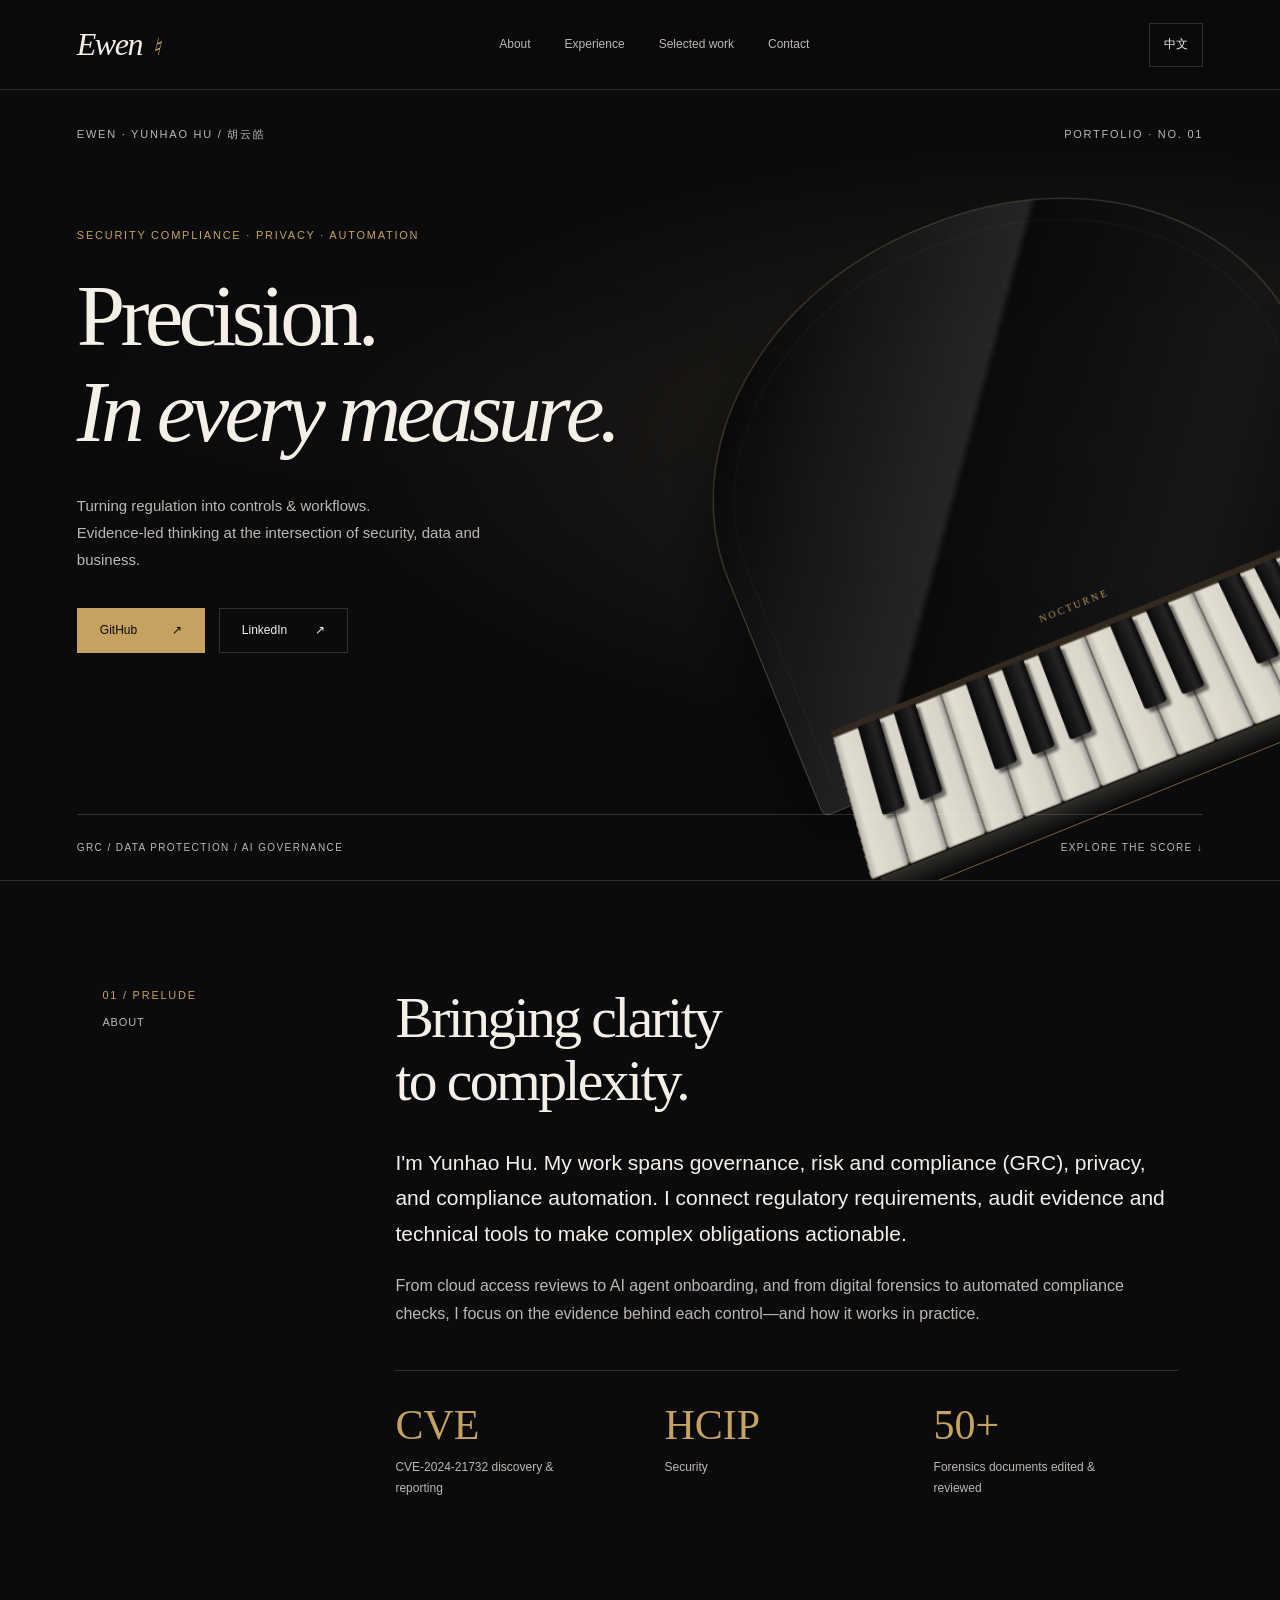
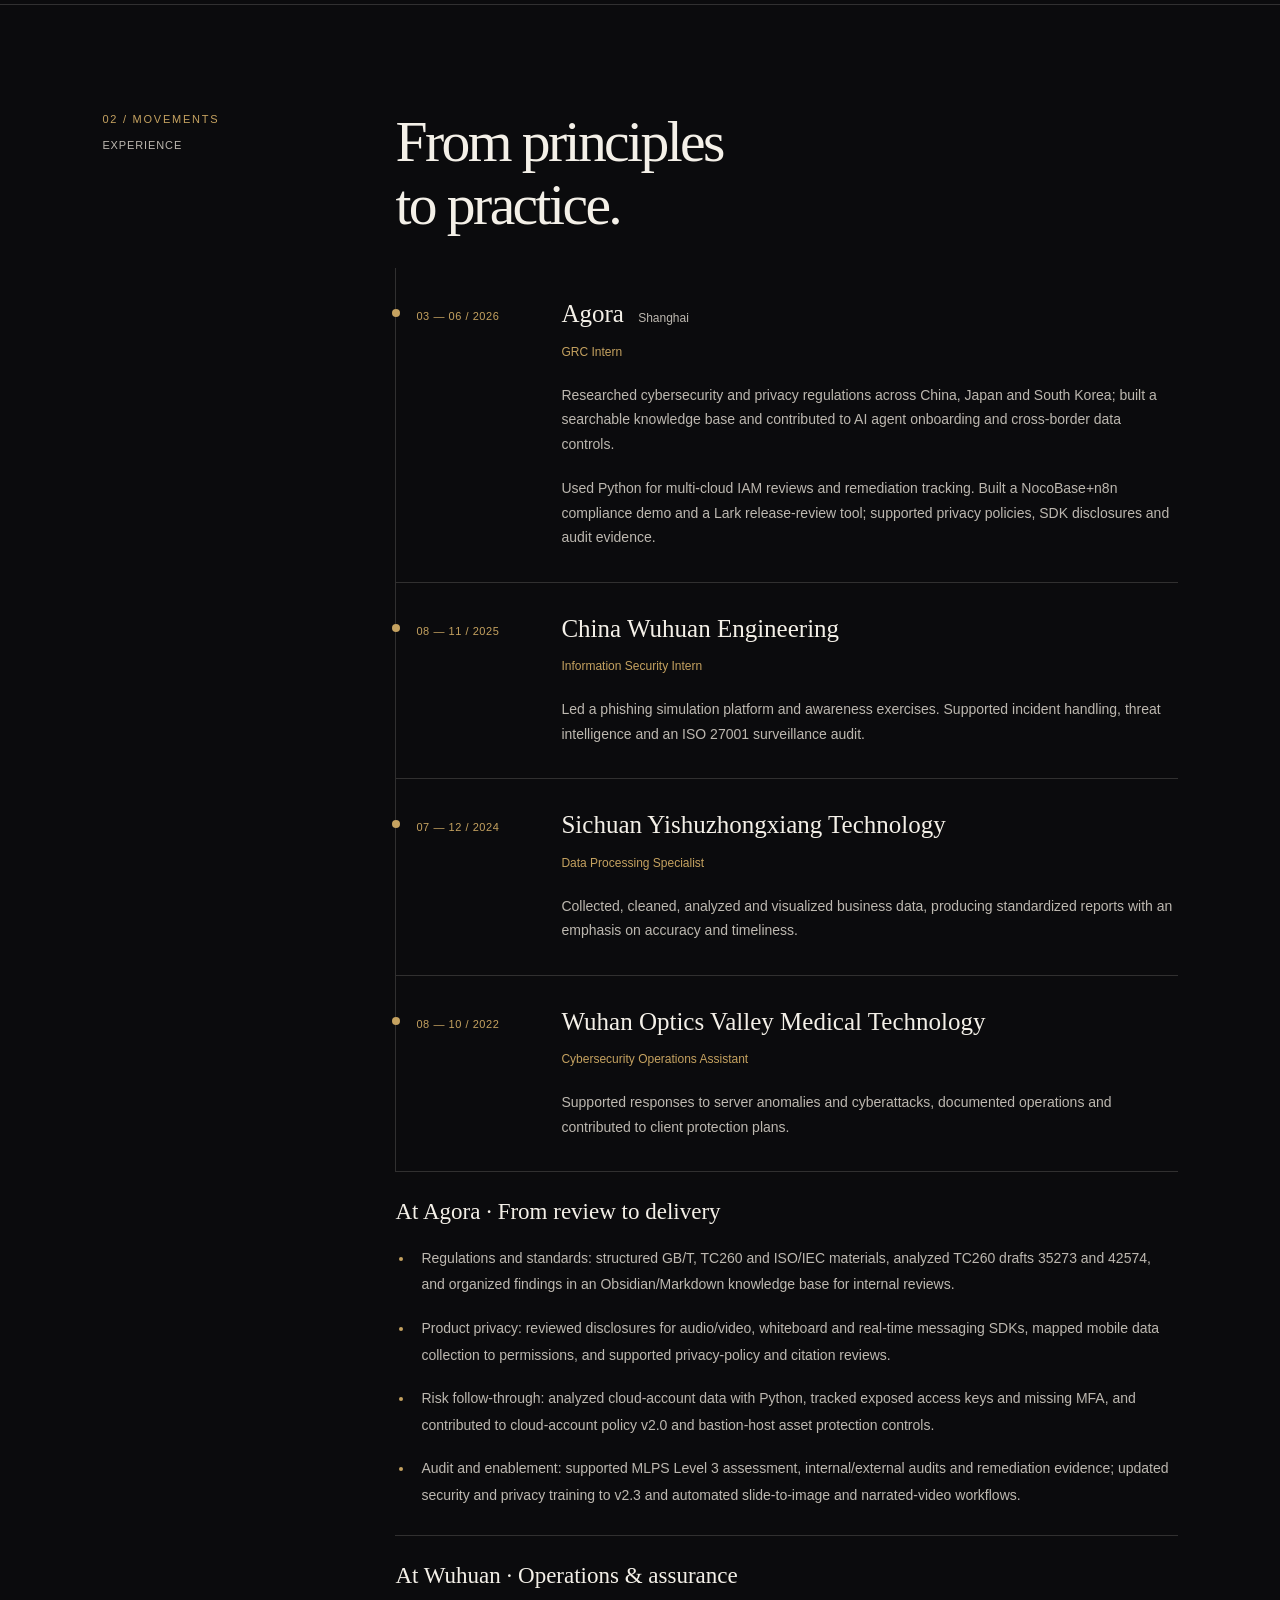
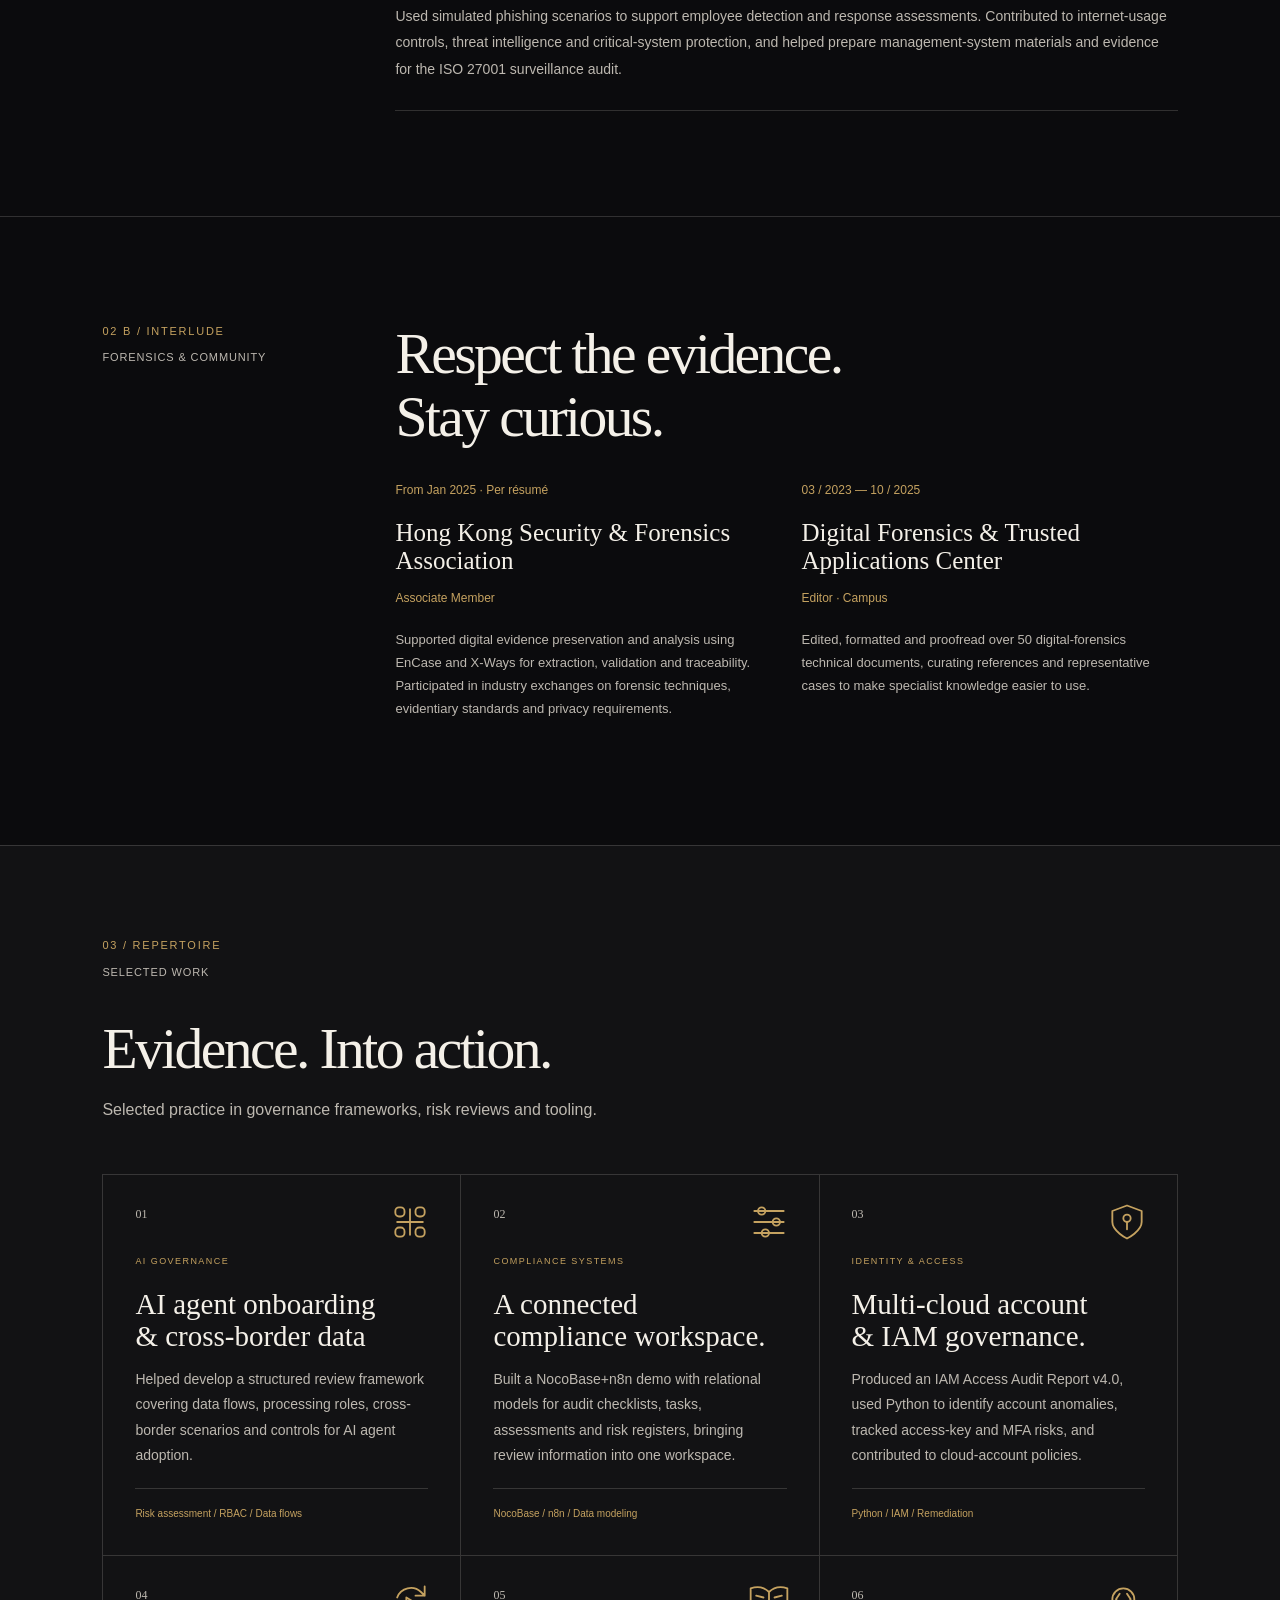
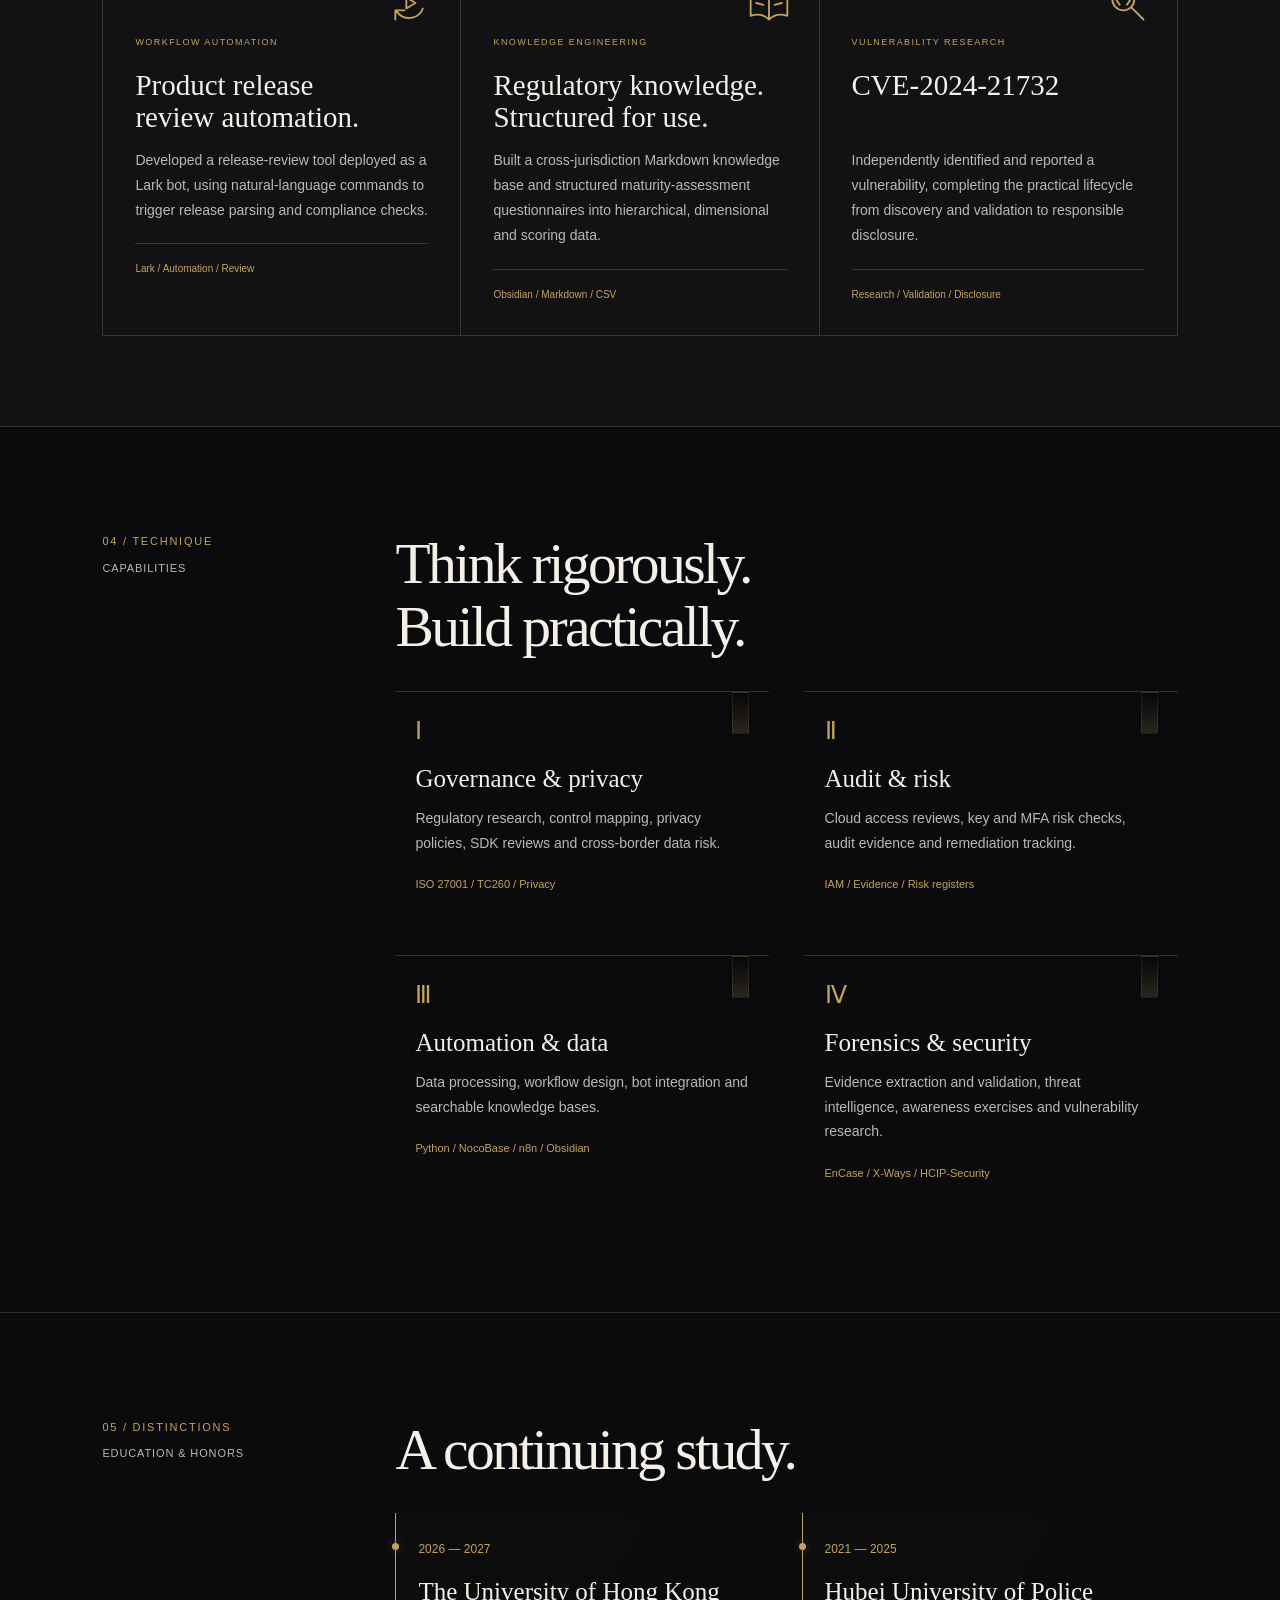
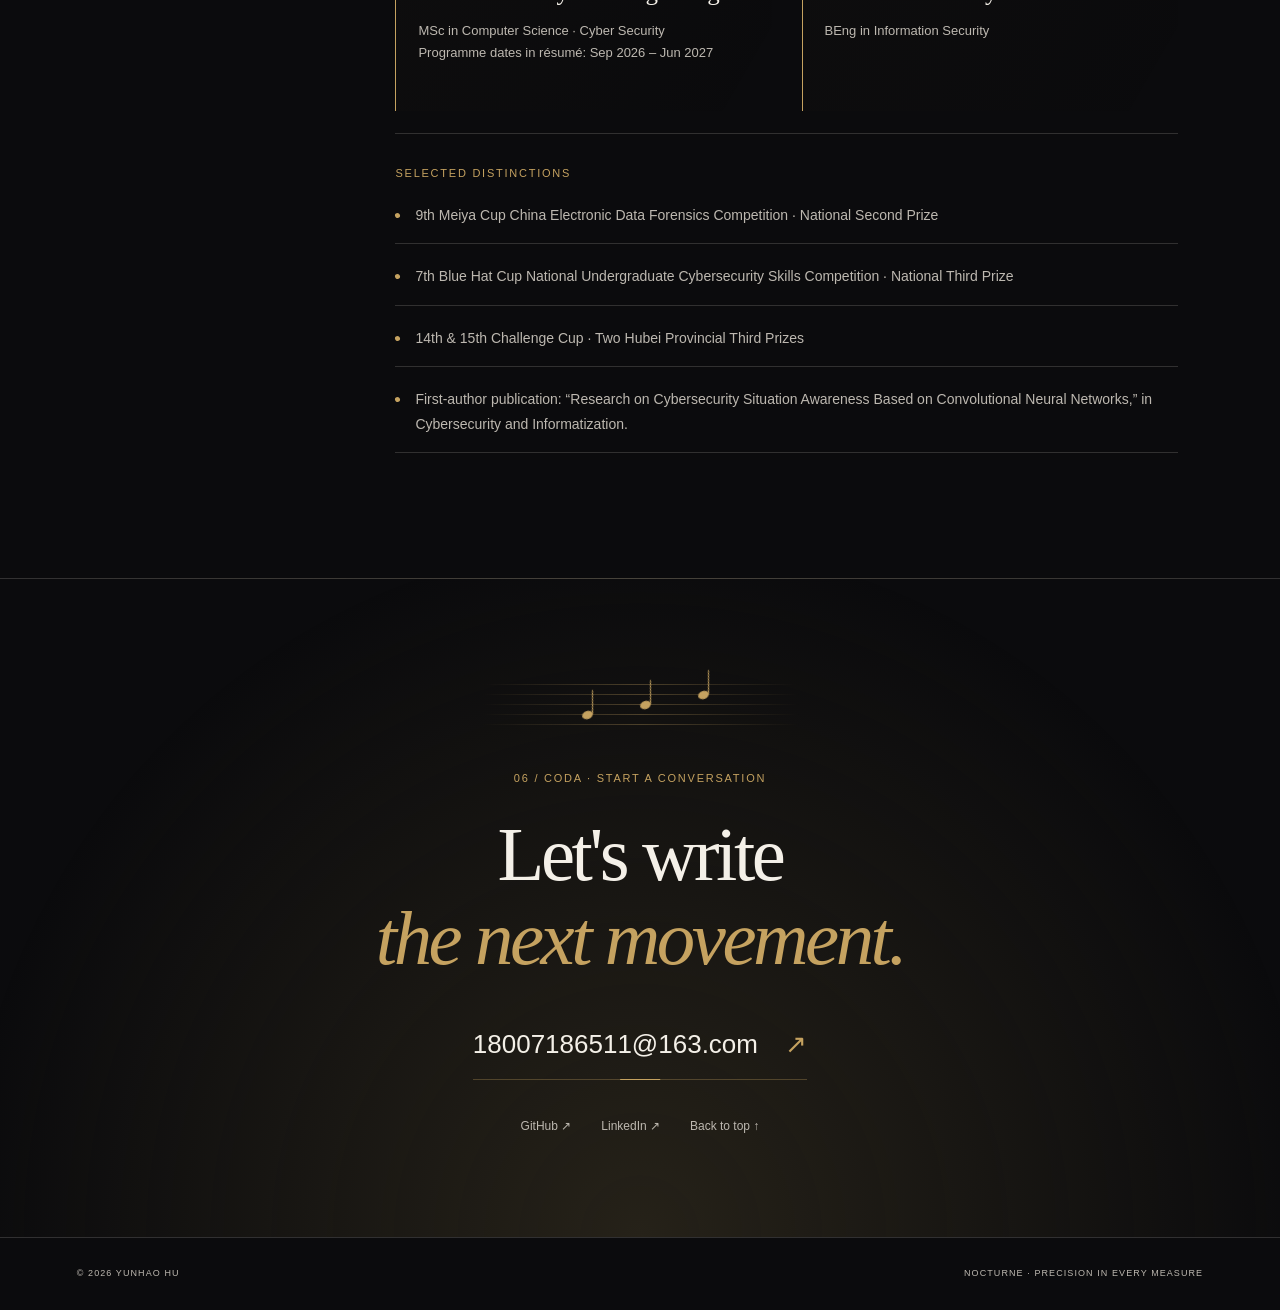
<file: index.html>
<!doctype html>
<html lang="en">
<head>
  <meta charset="utf-8"><meta name="viewport" content="width=device-width, initial-scale=1">
  <title>Yunhao Hu · GRC, Privacy & Security</title>
  <meta name="description" content="Yunhao Hu — security compliance, privacy, AI governance and automation. Selected experience, projects and achievements.">
  <meta name="theme-color" content="#0b0b0d"><link rel="canonical" href="https://ghostfox-cs.github.io/">
  <link rel="stylesheet" href="styles.css"><script src="script.js" defer></script>
</head>
<body>
<a class="skip-link" href="#main-content">Skip to content</a>
<header class="site-header"><a class="signature" href="#home" aria-label="Ewen — Yunhao Hu home">Ewen<span aria-hidden="true">♮</span></a><nav id="site-nav" aria-label="Main navigation"><a href="#about" data-zh="关于">About</a><a href="#experience" data-zh="经历">Experience</a><a href="#projects" data-zh="项目">Selected work</a><a href="#contact" data-zh="联系">Contact</a></nav><div class="header-actions"><button id="language-toggle" aria-label="Switch to Chinese" aria-pressed="false" hidden>中文</button><button id="menu-toggle" aria-controls="site-nav" aria-expanded="false" hidden data-zh="菜单">Menu</button></div></header>
<main id="main-content">
<section id="home" class="hero">
  <div class="hero-top"><span class="eyebrow">EWEN · YUNHAO HU / 胡云皓</span><span class="edition">PORTFOLIO · NO. 01</span></div>
  <div class="hero-copy"><p class="eyebrow gold" data-zh="安全合规 · 隐私保护 · 自动化">SECURITY COMPLIANCE · PRIVACY · AUTOMATION</p><h1 data-i18n="hero.title"><span data-zh="以严谨，">Precision.</span><br><em data-zh="构筑信任。">In every measure.</em></h1><p class="hero-description" data-zh="将合规要求转化为可执行的控制与流程。以证据为基础，在安全、数据与业务之间建立秩序。">Turning regulation into controls &amp; workflows.<br>Evidence-led thinking at the intersection of security, data and business.</p><div class="actions"><a class="button primary" href="https://github.com/ghostfox-cs" target="_blank" rel="noopener noreferrer">GitHub <span>↗</span></a><a class="button" href="https://www.linkedin.com/in/%E4%BA%91%E7%9A%93-%E8%83%A1-0341b6431/" target="_blank" rel="noopener noreferrer">LinkedIn <span>↗</span></a></div></div>
  <div class="piano" aria-hidden="true"><div class="piano-lid"></div><div class="piano-brand">N O C T U R N E</div><div class="piano-keys"><i><span class="white-key-face"></span></i><i><span class="white-key-face"></span></i><i><span class="white-key-face"></span></i><i><span class="white-key-face"></span></i><i><span class="white-key-face"></span></i><i><span class="white-key-face"></span></i><i><span class="white-key-face"></span></i><i><span class="white-key-face"></span></i><i><span class="white-key-face"></span></i><i><span class="white-key-face"></span></i><i><span class="white-key-face"></span></i><i><span class="white-key-face"></span></i><i><span class="white-key-face"></span></i><i><span class="white-key-face"></span></i></div><div class="piano-front"></div></div>
  <div class="hero-bottom"><span>GRC / DATA PROTECTION / AI GOVERNANCE</span><a href="#about" data-zh="探索我的经历 ↓">EXPLORE THE SCORE ↓</a></div>
</section>
<section id="about" class="section about"><div class="section-label"><span>01 / PRELUDE</span><span data-zh="关于我">ABOUT</span></div><div><h2 data-zh="让复杂要求，落到实处。">Bringing clarity<br>to complexity.</h2><p class="lead" data-zh="我是胡云皓，关注安全治理、风险与合规（GRC）、隐私保护及合规自动化。我擅长将法规、审计证据与技术工具连接起来，把抽象要求转化为可执行的工作流程。">I'm Yunhao Hu. My work spans governance, risk and compliance (GRC), privacy, and compliance automation. I connect regulatory requirements, audit evidence and technical tools to make complex obligations actionable.</p><p data-zh="从云账号权限审计到 AI Agent 准入，从数字取证到自动化审查，我关注每项控制背后的依据，以及它在实际业务中的可执行性。">From cloud access reviews to AI agent onboarding, and from digital forensics to automated compliance checks, I focus on the evidence behind each control—and how it works in practice.</p><div class="proof-row"><div><strong>CVE</strong><span data-zh="CVE-2024-21732 发现与报告">CVE-2024-21732 discovery &amp; reporting</span></div><div><strong>HCIP</strong><span>Security</span></div><div><strong>50+</strong><span data-zh="取证技术材料编辑与校对">Forensics documents edited &amp; reviewed</span></div></div></div></section>
<section id="experience" class="section"><div class="section-label"><span>02 / MOVEMENTS</span><span data-zh="职业经历">EXPERIENCE</span></div><div><h2 data-zh="从规范，到实践。">From principles<br>to practice.</h2><div class="timeline">
<article><div class="period">03 — 06 / 2026</div><div><h3>Agora <small data-zh="声网">Shanghai</small></h3><p class="role" data-zh="安全合规实习生 · GRC">GRC Intern</p><p data-zh="研究中国、日本和韩国的网络安全与隐私法规，构建可检索知识库；参与 AI Agent 准入与数据出境风险控制框架建设。">Researched cybersecurity and privacy regulations across China, Japan and South Korea; built a searchable knowledge base and contributed to AI agent onboarding and cross-border data controls.</p><p data-zh="使用 Python 支持多云 IAM 审计与风险整改跟踪；搭建 NocoBase+n8n 合规系统 Demo，开发飞书产品发布审查工具，并支持隐私政策、SDK 披露及审计材料准备。">Used Python for multi-cloud IAM reviews and remediation tracking. Built a NocoBase+n8n compliance demo and a Lark release-review tool; supported privacy policies, SDK disclosures and audit evidence.</p></div></article>
<article><div class="period">08 — 11 / 2025</div><div><h3 data-zh="中国五环工程有限公司">China Wuhuan Engineering</h3><p class="role" data-zh="信息安全实习生">Information Security Intern</p><p data-zh="牵头钓鱼邮件测试平台建设，参与安全意识演练、安全事件处置与威胁情报分析，支持 ISO 27001 监督审核与证据准备。">Led a phishing simulation platform and awareness exercises. Supported incident handling, threat intelligence and an ISO 27001 surveillance audit.</p></div></article>
<article><div class="period">07 — 12 / 2024</div><div><h3 data-zh="四川易数众享科技有限公司">Sichuan Yishuzhongxiang Technology</h3><p class="role" data-zh="数据信息处理专员">Data Processing Specialist</p><p data-zh="开展业务数据收集、清洗、分析和可视化，编制标准化报表，关注数据准确性与时效性。">Collected, cleaned, analyzed and visualized business data, producing standardized reports with an emphasis on accuracy and timeliness.</p></div></article>
<article><div class="period">08 — 10 / 2022</div><div><h3 data-zh="武汉光谷医疗科技有限公司">Wuhan Optics Valley Medical Technology</h3><p class="role" data-zh="网络安全运维工程师助理">Cybersecurity Operations Assistant</p><p data-zh="协助处理服务器异常和网络攻击事件，梳理运维流程，参与客户安全防护方案制定。">Supported responses to server anomalies and cyberattacks, documented operations and contributed to client protection plans.</p></div></article>
</div><div class="experience-detail"><h3 data-zh="声网实践 · 从审查到交付">At Agora · From review to delivery</h3><ul><li data-zh="法规与标准：梳理 GB/T、TC260、ISO/IEC 材料，分析 TC260 35273、42574 标准草案，将研究结果组织为 Obsidian/Markdown 知识库，为内部合规评审提供依据。">Regulations and standards: structured GB/T, TC260 and ISO/IEC materials, analyzed TC260 drafts 35273 and 42574, and organized findings in an Obsidian/Markdown knowledge base for internal reviews.</li><li data-zh="产品隐私：审查音视频、互动白板及实时消息等 SDK 披露，整理移动端个人信息收集与权限映射，支持隐私政策及引用条款核查。">Product privacy: reviewed disclosures for audio/video, whiteboard and real-time messaging SDKs, mapped mobile data collection to permissions, and supported privacy-policy and citation reviews.</li><li data-zh="风险闭环：通过 Python 分析云账号数据，识别访问密钥泄露、MFA 未启用等风险并跟踪处置；参与云账号安全管理制度 v2.0 与堡垒机资产保护策略建设。">Risk follow-through: analyzed cloud-account data with Python, tracked exposed access keys and missing MFA, and contributed to cloud-account policy v2.0 and bastion-host asset protection controls.</li><li data-zh="审计与宣贯：支持等保三级测评、内外部审计及整改证据准备；更新员工安全与隐私培训至 v2.3，开发 PPT 转图片与配音视频自动化脚本。">Audit and enablement: supported MLPS Level 3 assessment, internal/external audits and remediation evidence; updated security and privacy training to v2.3 and automated slide-to-image and narrated-video workflows.</li></ul></div><div class="experience-detail"><h3 data-zh="中国五环 · 安全运营与体系支撑">At Wuhuan · Operations &amp; assurance</h3><p data-zh="通过模拟钓鱼场景支持员工识别与响应能力评估；参与上网行为管控、威胁情报分析和核心业务系统安全保障，并在 ISO 27001 监督审核中协助整理体系材料与认证证据。">Used simulated phishing scenarios to support employee detection and response assessments. Contributed to internet-usage controls, threat intelligence and critical-system protection, and helped prepare management-system materials and evidence for the ISO 27001 surveillance audit.</p></div></div></section>
<section id="forensics" class="section"><div class="section-label"><span>02 B / INTERLUDE</span><span data-zh="取证与行业参与">FORENSICS &amp; COMMUNITY</span></div><div><h2 data-zh="尊重证据，保持求知。">Respect the evidence.<br>Stay curious.</h2><div class="education"><article><span data-zh="2025.01 起 · 简历所列">From Jan 2025 · Per résumé</span><h3 data-zh="香港安询及法证协会">Hong Kong Security &amp; Forensics Association</h3><p class="role" data-zh="附属会员">Associate Member</p><p data-zh="参与数字证据固定与分析，使用 EnCase、X-Ways 协助提取、验证与溯源；通过行业交流持续学习取证技术、证据规范与隐私合规要求。">Supported digital evidence preservation and analysis using EnCase and X-Ways for extraction, validation and traceability. Participated in industry exchanges on forensic techniques, evidentiary standards and privacy requirements.</p></article><article><span>03 / 2023 — 10 / 2025</span><h3 data-zh="电子取证与可信应用协同创新中心">Digital Forensics &amp; Trusted Applications Center</h3><p class="role" data-zh="编辑 · 校园方向">Editor · Campus</p><p data-zh="编辑、排版和校对 50 余份电子取证技术材料，整理技术资料与典型案例，积累技术信息组织与专业表达经验。">Edited, formatted and proofread over 50 digital-forensics technical documents, curating references and representative cases to make specialist knowledge easier to use.</p></article></div></div></section>
<section id="projects" class="projects-section"><div class="wide-heading"><div class="section-label"><span>03 / REPERTOIRE</span><span data-zh="代表项目">SELECTED WORK</span></div><h2 data-zh="有依据，也有执行力。">Evidence. Into action.</h2><p data-zh="来自简历中的项目实践：治理框架、风险审计与工具开发。">Selected practice in governance frameworks, risk reviews and tooling.</p></div><div id="project-list" class="project-grid">
<article class="project"><span class="project-number">01</span><div class="project-symbol" aria-hidden="true"><svg viewBox="0 0 24 24" fill="none" stroke="currentColor" stroke-width="1" stroke-linecap="round" stroke-linejoin="round"><path d="M12 5v14M5 12h14"/><rect x="4" y="4" width="5" height="5" rx="2"/><rect x="15" y="4" width="5" height="5" rx="2"/><rect x="4" y="15" width="5" height="5" rx="2"/><rect x="15" y="15" width="5" height="5" rx="2"/></svg></div><p class="eyebrow gold">AI GOVERNANCE</p><h3 data-zh="AI Agent 准入与数据出境">AI agent onboarding<br>&amp; cross-border data</h3><p data-zh="参与构建围绕数据流向、处理角色、跨境场景和控制措施的审查框架，为 AI Agent 引入提供结构化依据。">Helped develop a structured review framework covering data flows, processing roles, cross-border scenarios and controls for AI agent adoption.</p><div class="tags">Risk assessment / RBAC / Data flows</div></article>
<article class="project"><span class="project-number">02</span><div class="project-symbol" aria-hidden="true"><svg viewBox="0 0 24 24" fill="none" stroke="currentColor" stroke-width="1" stroke-linecap="round" stroke-linejoin="round"><path d="M4 6h16M4 12h16M4 18h16"/><circle cx="8" cy="6" r="2"/><circle cx="16" cy="12" r="2"/><circle cx="10" cy="18" r="2"/></svg></div><p class="eyebrow gold">COMPLIANCE SYSTEMS</p><h3 data-zh="合规工作流，集中协同。">A connected<br>compliance workspace.</h3><p data-zh="使用 NocoBase+n8n 搭建 Demo，以关联数据模型组织审计清单、任务、风险评估和风险台账，实现审查信息集中管理。">Built a NocoBase+n8n demo with relational models for audit checklists, tasks, assessments and risk registers, bringing review information into one workspace.</p><div class="tags">NocoBase / n8n / Data modeling</div></article>
<article class="project"><span class="project-number">03</span><div class="project-symbol" aria-hidden="true"><svg viewBox="0 0 24 24" fill="none" stroke="currentColor" stroke-width="1" stroke-linecap="round" stroke-linejoin="round"><path d="M12 3l8 3v6c0 5-8 9-8 9s-8-4-8-9V6z"/><circle cx="12" cy="10" r="2"/><path d="M12 12v4"/></svg></div><p class="eyebrow gold">IDENTITY &amp; ACCESS</p><h3 data-zh="多云账号与 IAM 治理">Multi-cloud account<br>&amp; IAM governance.</h3><p data-zh="完成 IAM 权限审计报告 v4.0，使用 Python 分析账号异常，跟踪访问密钥和 MFA 风险，并参与账号安全管理制度建设。">Produced an IAM Access Audit Report v4.0, used Python to identify account anomalies, tracked access-key and MFA risks, and contributed to cloud-account policies.</p><div class="tags">Python / IAM / Remediation</div></article>
<article class="project"><span class="project-number">04</span><div class="project-symbol" aria-hidden="true"><svg viewBox="0 0 24 24" fill="none" stroke="currentColor" stroke-width="1" stroke-linecap="round" stroke-linejoin="round"><path d="M5 9a8 8 0 0113-3l2 2M20 3v5h-5M19 15A8 8 0 016 18l-2-2M4 21v-5h5"/><path d="M10 9l5 3-5 3z"/></svg></div><p class="eyebrow gold">WORKFLOW AUTOMATION</p><h3 data-zh="产品发布合规自动审查">Product release<br>review automation.</h3><p data-zh="开发自动化 Review 工具并部署为飞书机器人，通过自然语言指令触发发布信息解析与合规检查。">Developed a release-review tool deployed as a Lark bot, using natural-language commands to trigger release parsing and compliance checks.</p><div class="tags">Lark / Automation / Review</div></article>
<article class="project"><span class="project-number">05</span><div class="project-symbol" aria-hidden="true"><svg viewBox="0 0 24 24" fill="none" stroke="currentColor" stroke-width="1" stroke-linecap="round" stroke-linejoin="round"><path d="M12 6C9 3 5 3 2 4v15c3-1 7-1 10 2 3-3 7-3 10-2V4c-3-1-7-1-10 2v15M5 8l4 1M5 12l4 1M15 9l4-1M15 13l4-1"/></svg></div><p class="eyebrow gold">KNOWLEDGE ENGINEERING</p><h3 data-zh="法规知识库与成熟度评估">Regulatory knowledge.<br>Structured for use.</h3><p data-zh="构建跨法域 Markdown 法规知识库，将安全能力成熟度问卷转化为含层级、维度和评分字段的结构化数据。">Built a cross-jurisdiction Markdown knowledge base and structured maturity-assessment questionnaires into hierarchical, dimensional and scoring data.</p><div class="tags">Obsidian / Markdown / CSV</div></article>
<article class="project"><span class="project-number">06</span><div class="project-symbol" aria-hidden="true"><svg viewBox="0 0 24 24" fill="none" stroke="currentColor" stroke-width="1" stroke-linecap="round" stroke-linejoin="round"><circle cx="10" cy="10" r="6"/><path d="M14.5 14.5L21 21M8 7l-2 3 2 3M12 7l2 3-2 3"/></svg></div><p class="eyebrow gold">VULNERABILITY RESEARCH</p><h3>CVE-2024-21732</h3><p data-zh="独立发现并提交漏洞，完成从定位、验证到负责任披露的实践流程。">Independently identified and reported a vulnerability, completing the practical lifecycle from discovery and validation to responsible disclosure.</p><div class="tags" data-zh="漏洞研究 / 验证 / 披露">Research / Validation / Disclosure</div></article>
</div></section>
<section id="capabilities" class="section"><div class="section-label"><span>04 / TECHNIQUE</span><span data-zh="专业能力">CAPABILITIES</span></div><div><h2 data-zh="严谨思考，务实构建。">Think rigorously.<br>Build practically.</h2><div class="capabilities"><article><span>Ⅰ</span><h3 data-zh="治理与隐私">Governance &amp; privacy</h3><p data-zh="法规研究、控制映射、隐私政策与 SDK 合规审查、跨境数据风险分析。">Regulatory research, control mapping, privacy policies, SDK reviews and cross-border data risk.</p><small>ISO 27001 / TC260 / Privacy</small></article><article><span>Ⅱ</span><h3 data-zh="审计与风险">Audit &amp; risk</h3><p data-zh="云账号与权限审计、密钥与 MFA 风险检查、证据准备与整改闭环。">Cloud access reviews, key and MFA risk checks, audit evidence and remediation tracking.</p><small>IAM / Evidence / Risk registers</small></article><article><span>Ⅲ</span><h3 data-zh="自动化与数据">Automation &amp; data</h3><p data-zh="数据清洗、工作流设计、机器人集成及可检索知识库建设。">Data processing, workflow design, bot integration and searchable knowledge bases.</p><small>Python / NocoBase / n8n / Obsidian</small></article><article><span>Ⅳ</span><h3 data-zh="取证与安全">Forensics &amp; security</h3><p data-zh="数字证据提取与验证、威胁情报、安全意识演练和漏洞研究。">Evidence extraction and validation, threat intelligence, awareness exercises and vulnerability research.</p><small>EnCase / X-Ways / HCIP-Security</small></article></div></div></section>
<section id="credentials" class="section credentials"><div class="section-label"><span>05 / DISTINCTIONS</span><span data-zh="教育与荣誉">EDUCATION &amp; HONORS</span></div><div><h2 data-zh="持续学习，积累深度。">A continuing study.</h2><div class="education"><article><span>2026 — 2027</span><h3 data-zh="香港大学">The University of Hong Kong</h3><p data-zh="计算机科学理学硕士 · 网络安全方向（简历所列学制：2026.09–2027.06）">MSc in Computer Science · Cyber Security<br>Programme dates in résumé: Sep 2026 – Jun 2027</p></article><article><span>2021 — 2025</span><h3 data-zh="湖北警官学院">Hubei University of Police</h3><p data-zh="信息安全学士">BEng in Information Security</p></article></div><div class="honors"><p class="eyebrow gold" data-zh="精选荣誉与成果">SELECTED DISTINCTIONS</p><p data-zh="第九届“美亚杯”中国电子数据取证大赛 · 全国二等奖">9th Meiya Cup China Electronic Data Forensics Competition · National Second Prize</p><p data-zh="第七届“蓝帽杯”全国大学生网络安全技能大赛 · 全国三等奖">7th Blue Hat Cup National Undergraduate Cybersecurity Skills Competition · National Third Prize</p><p data-zh="第十四、十五届“挑战杯” · 湖北省三等奖（两项）">14th &amp; 15th Challenge Cup · Two Hubei Provincial Third Prizes</p><p data-zh="第一作者论文：《基于卷积神经网络的网络安全态势感知研究》，发表于《网络安全和信息化》。">First-author publication: “Research on Cybersecurity Situation Awareness Based on Convolutional Neural Networks,” in Cybersecurity and Informatization.</p></div></div></section>
<section id="contact" class="contact"><div class="coda-score" aria-hidden="true"><span></span><span></span><span></span><span></span><span></span><i></i><i></i><i></i></div><p class="eyebrow gold" data-zh="06 / 尾声 · 开启对话">06 / CODA · START A CONVERSATION</p><h2 data-zh="下一章，与你共谱。">Let's write<br><em>the next movement.</em></h2><a class="email" href="mailto:18007186511@163.com">18007186511@163.com <span>↗</span></a><div class="contact-links"><a href="https://github.com/ghostfox-cs" target="_blank" rel="noopener noreferrer">GitHub ↗</a><a href="https://www.linkedin.com/in/%E4%BA%91%E7%9A%93-%E8%83%A1-0341b6431/" target="_blank" rel="noopener noreferrer">LinkedIn ↗</a><a href="#home" data-zh="回到顶部 ↑">Back to top ↑</a></div></section>
</main><footer><span>© 2026 YUNHAO HU</span><span>NOCTURNE · PRECISION IN EVERY MEASURE</span></footer>
</body></html>
</file>
<file: styles.css>
:root{--ink:#0b0b0d;--charcoal:#17171b;--ivory:#f4f0e8;--mist:#bdb8b0;--gold:#c5a260;--line:rgba(244,240,232,.16);color-scheme:dark}*{box-sizing:border-box}html{scroll-behavior:smooth;scroll-padding-top:100px}body{margin:0;background:var(--ink);color:var(--ivory);font:16px/1.75 Arial,"Microsoft YaHei",sans-serif}a{color:inherit;text-decoration:none}button{font:inherit;color:inherit;cursor:pointer}button[hidden]{display:none!important}a,button{-webkit-tap-highlight-color:transparent}:focus-visible{outline:2px solid var(--gold);outline-offset:6px}::selection{background:var(--gold);color:var(--ink)}p{color:var(--mist);margin:0 0 20px}h1,h2,h3{font-family:Georgia,"Songti SC",SimSun,serif;font-weight:400;line-height:1.1;margin:0}h2{font-size:clamp(36px,4.5vw,65px);letter-spacing:-.045em;margin-bottom:32px}h3{font-size:25px;margin-bottom:14px}em{font-weight:400;color:var(--gold)}.gold{color:var(--gold)}.eyebrow,.section-label,.period,.edition{font:11px/1.7 Arial,sans-serif;letter-spacing:.16em}.skip-link{position:fixed;top:-100px;left:20px;z-index:100;background:var(--gold);color:var(--ink);padding:12px}.skip-link:focus{top:10px}.site-header{height:90px;display:flex;align-items:center;justify-content:space-between;padding:0 6%;border-bottom:1px solid var(--line);position:sticky;top:0;background:rgba(11,11,13,.96);z-index:20}.signature{font:32px Georgia,serif;letter-spacing:-4px}.signature span{color:var(--gold);font-size:24px;margin-left:10px}nav{display:flex;gap:34px}nav a{font-size:12px;color:var(--mist);padding:12px 0}nav a:hover,nav a[aria-current]{color:var(--gold)}.header-actions{display:flex;gap:15px}.header-actions button{border:1px solid var(--line);background:transparent;min-height:44px;padding:6px 14px;font-size:12px}.hero{min-height:790px;position:relative;overflow:hidden;padding:35px 6% 0;background:radial-gradient(ellipse at 84% 45%,#26231d 0,transparent 48%)}.hero-top{display:flex;justify-content:space-between;color:var(--mist)}.hero-copy{position:relative;z-index:2;width:65%;padding:82px 0 130px;pointer-events:none}.hero-copy a{pointer-events:auto}h1{font-size:clamp(58px,6.8vw,106px);letter-spacing:-.055em;margin:24px 0 32px}h1 em{color:var(--ivory)}.hero-description{font-size:15px;max-width:470px;line-height:1.8}.actions{display:flex;gap:14px;margin-top:35px}.button{padding:11px 22px;border:1px solid var(--line);font-size:12px;min-width:128px;display:flex;justify-content:space-between;gap:28px}.button.primary{background:var(--gold);border-color:var(--gold);color:var(--ink)}.button:hover{border-color:var(--gold)}.hero-bottom{display:flex;justify-content:space-between;position:absolute;bottom:0;left:6%;right:6%;border-top:1px solid var(--line);padding:24px 0;font-size:10px;letter-spacing:.14em;color:var(--mist);z-index:3}.piano{position:absolute;width:620px;height:640px;right:-70px;top:115px;transform:rotate(-22deg);opacity:.92}.piano-lid{position:absolute;inset:0 0 130px 0;background:linear-gradient(127deg,#060607 12%,#252527 43%,#080809 44%,#151518 74%,#030304);border:1px solid #504736;border-radius:50% 48% 8px 8px;box-shadow:-20px 30px 60px #0008}.piano-lid:after{content:"";position:absolute;inset:20px;border:1px solid #ffffff0b;border-radius:inherit}.piano-brand{position:absolute;bottom:227px;width:100%;text-align:center;color:var(--gold);font:10px Georgia,serif}.piano-keys{position:absolute;bottom:55px;left:30px;right:30px;height:156px;display:flex;transform:perspective(500px) rotateX(12deg);border-top:7px solid #342b1e}.piano-keys i{flex:1;background:linear-gradient(90deg,#c9c4b9,#f5f0e3 20%,#eae5d8 85%,#aaa);border:1px solid #777266;position:relative;border-radius:0 0 3px 3px}.piano-keys i:not(:nth-child(7n+3)):not(:nth-child(7n)):after{content:"";position:absolute;right:-12px;top:-1px;width:24px;height:96px;background:linear-gradient(90deg,#080809,#252527 70%,#060607);box-shadow:3px 5px 3px #0008;z-index:2;border-radius:0 0 3px 3px}.piano-front{position:absolute;bottom:28px;left:30px;right:30px;height:25px;background:linear-gradient(#32302a,#080809);border-bottom:1px solid #78613b}.section{display:grid;grid-template-columns:24% 1fr;padding:105px 8%;border-top:1px solid var(--line);gap:35px}.section-label{display:flex;flex-direction:column;gap:8px;color:var(--gold)}.section-label span+span{color:var(--mist);letter-spacing:.08em}.section>div:nth-child(2){max-width:880px}.lead{font-size:21px;line-height:1.7;color:var(--ivory)}.proof-row{display:grid;grid-template-columns:repeat(3,1fr);gap:25px;margin-top:42px;padding-top:30px;border-top:1px solid var(--line)}.proof-row strong{display:block;font:42px Georgia,serif;color:var(--gold);margin-bottom:8px}.proof-row span{display:block;max-width:180px;font-size:12px;color:var(--mist)}.timeline article{display:grid;grid-template-columns:125px 1fr;gap:20px;padding:32px 0;border-bottom:1px solid var(--line)}.period{color:var(--gold);padding-top:7px;letter-spacing:.05em}.timeline small{font:12px Arial,sans-serif;color:var(--mist);margin-left:8px}.timeline p{font-size:14px}.timeline p:last-child{margin-bottom:0}.role{color:var(--gold);font-size:12px!important}.projects-section{padding:90px 8%;background:#121214;border-top:1px solid var(--line)}.wide-heading .section-label{margin-bottom:35px}.wide-heading h2{margin-bottom:16px}.project-grid{display:grid;grid-template-columns:repeat(3,1fr);margin-top:50px;border-top:1px solid var(--line);border-left:1px solid var(--line)}.project{padding:32px;position:relative;min-height:350px;border-right:1px solid var(--line);border-bottom:1px solid var(--line);transition:background .2s}.project:hover{background:#1a1918}.project-number{font:12px Georgia,serif;color:var(--mist);display:block;margin-bottom:32px}.project-symbol{font:58px Georgia,serif;position:absolute;top:20px;right:30px;color:var(--gold)}.project h3{font-size:29px;min-height:64px}.project p:not(.eyebrow){font-size:14px;line-height:1.8}.project .eyebrow{font-size:9px}.tags{color:var(--gold);font-size:10px;padding-top:16px;border-top:1px solid var(--line)}.capabilities{display:grid;grid-template-columns:1fr 1fr;gap:36px}.capabilities article{border-top:1px solid var(--line);padding-top:24px}.capabilities article>span{color:var(--gold);font:24px Georgia,serif;display:block;margin-bottom:20px}.capabilities p{font-size:14px}.capabilities small{color:var(--gold);font-size:11px}.education{display:grid;grid-template-columns:1fr 1fr;gap:30px}.education article>span{font-size:12px;color:var(--gold);display:block;margin-bottom:18px}.education p{font-size:13px}.honors{border-top:1px solid var(--line);padding-top:30px;margin-top:22px}.honors p:not(.eyebrow){font-size:14px;border-bottom:1px solid var(--line);padding-bottom:16px}.contact{text-align:center;padding:100px 20px;background:radial-gradient(ellipse at 50% 100%,#262219,transparent 75%);border-top:1px solid var(--line)}.contact h2{font-size:clamp(40px,6vw,80px);margin:25px 0 40px}.email{font-size:clamp(17px,2.2vw,26px);border-bottom:1px solid var(--gold);padding-bottom:12px;display:inline-block}.email span{color:var(--gold);margin-left:20px}.contact-links{display:flex;gap:30px;justify-content:center;margin-top:36px;font-size:12px;color:var(--mist)}footer{padding:28px 6%;display:flex;justify-content:space-between;font-size:9px;letter-spacing:.12em;color:var(--mist);border-top:1px solid var(--line)}html[lang="zh-CN"] h1{font-size:clamp(50px,6.3vw,90px);line-height:1.35}html[lang="zh-CN"] h2{line-height:1.4;letter-spacing:.02em}html[lang="zh-CN"] h3{line-height:1.4}html[lang="zh-CN"] .hero-copy{padding-top:75px}.reveal{animation:appear .55s ease both}@keyframes appear{from{opacity:.65;transform:translateY(8px)}to{opacity:1;transform:none}}@media(max-width:1050px){.piano{right:-240px;opacity:.55}.hero-copy{width:88%}.project{padding:25px}.project-grid{grid-template-columns:1fr 1fr}.section{grid-template-columns:18% 1fr;padding:80px 6%;gap:25px}.timeline article{grid-template-columns:1fr;gap:8px}.hero{min-height:750px}}
@media (max-width: 768px){.site-header{height:74px;flex-wrap:wrap}.site-header nav{gap:16px}.site-header nav a{font-size:11px}.header-actions{gap:6px}.header-actions button{padding:6px 10px}.js-ready #menu-toggle{display:block}.js-ready #site-nav{display:none;position:absolute;top:74px;left:0;right:0;background:var(--ink);padding:20px 6%;border-bottom:1px solid var(--line)}.js-ready #site-nav.is-open{display:flex;flex-wrap:wrap}#site-nav a{min-height:44px}.hero{padding-top:24px;min-height:740px}.edition{display:none}.hero-copy{width:100%;padding:60px 0 225px}.hero-copy h1{font-size:clamp(45px,9vw,68px)}.hero-copy .eyebrow{font-size:9px;max-width:250px}.hero-description{font-size:14px;max-width:370px}.piano{width:430px;height:445px;top:340px;right:-150px;opacity:.32}.piano-lid{bottom:100px}.piano-keys{height:110px;bottom:40px;left:20px;right:20px}.piano-keys i:after{width:17px!important;right:-9px!important;height:65px!important}.piano-front{bottom:17px;left:20px;right:20px}.piano-brand{bottom:166px}.hero-bottom span{display:none}.section{grid-template-columns:1fr;padding:65px 7%;gap:25px}.section-label{flex-direction:row;justify-content:space-between;font-size:9px}.lead{font-size:18px}.proof-row{gap:15px}.proof-row strong{font-size:32px}.proof-row span{font-size:11px}.project-grid{grid-template-columns:1fr}.project{min-height:0;padding:28px}.projects-section{padding:65px 7%}.project h3{min-height:0}.capabilities{gap:24px}.capabilities h3{font-size:22px}.education{grid-template-columns:1fr}.contact{padding:70px 7%}.contact-links{gap:20px}footer{gap:16px;flex-direction:column}.hero-top .eyebrow{font-size:10px}html[lang="zh-CN"] .hero-copy{padding-top:50px}html[lang="zh-CN"] h1{font-size:50px}.site-header:not(.js-ready) nav{flex-wrap:wrap}html:not(.js-ready) .site-header{height:auto;min-height:74px}html:not(.js-ready) .site-header nav{gap:10px} }
.signature{letter-spacing:-1.5px;font-style:italic}
.melody{position:absolute;left:48%;top:75px;width:43%;height:250px;pointer-events:none;z-index:1;overflow:hidden;background:repeating-linear-gradient(0deg,transparent 0 35px,#c5a2600b 36px 37px);mask-image:linear-gradient(90deg,transparent,#000 20%,#000 80%,transparent)}
.melody span{position:absolute;color:var(--gold);font:42px Georgia,serif;opacity:.3;animation:note-dance 4.8s ease-in-out infinite;left:12%;top:95px}
.melody span:nth-child(2){left:31%;top:38px;animation-delay:-1.4s;font-size:30px}
.melody span:nth-child(3){left:51%;top:112px;animation-delay:-3s}
.melody span:nth-child(4){left:70%;top:42px;animation-delay:-2s;font-size:29px}
.melody span:nth-child(5){left:85%;top:95px;animation-delay:-.6s}
@keyframes note-dance{0%,100%{transform:translateY(8px) rotate(-9deg);opacity:.22}50%{transform:translateY(-18px) rotate(8deg);opacity:.6}}
.hero-copy h1{animation:title-arrival 1s ease-out both}
@keyframes title-arrival{from{opacity:0;transform:translateY(18px)}to{opacity:1;transform:none}}
.piano-keys i{animation:key-touch 7s ease-in-out infinite}
.piano-keys i:nth-child(3n+1){animation-delay:-2.6s}
.piano-keys i:nth-child(3n+2){animation-delay:-4.8s}
@keyframes key-touch{0%,8%,100%{filter:brightness(1);transform:none}4%{filter:brightness(.78);transform:translateY(3px)}}
.motion-toggle{position:absolute;right:6%;top:66px;z-index:5;display:flex;align-items:center;gap:10px;background:#0b0b0d99;border:1px solid var(--line);padding:7px 12px;min-height:40px;font-size:10px;color:var(--mist)}
.equalizer{height:15px;display:flex;align-items:center;gap:3px}.equalizer i{width:2px;height:12px;background:var(--gold);animation:meter .9s ease-in-out infinite alternate}.equalizer i:nth-child(2){animation-delay:-.3s}.equalizer i:nth-child(3){animation-delay:-.6s}
@keyframes meter{to{transform:scaleY(.25)}}
.experience-detail{padding:27px 0 7px;border-bottom:1px solid var(--line)}
.experience-detail h3{font-size:23px;color:var(--ivory)}
.experience-detail p,.experience-detail li{font-size:14px;color:var(--mist);line-height:1.9}
.experience-detail ul{padding-left:19px;margin:20px 0}.experience-detail li{padding-left:7px;margin-bottom:17px}.experience-detail li::marker{color:var(--gold)}
.played{animation:phrase-arrival .65s ease-out both}
@keyframes phrase-arrival{from{transform:translateY(14px);opacity:.4}to{transform:none;opacity:1}}
.project:before{content:"";position:absolute;top:0;left:0;width:0;height:2px;background:var(--gold);transition:width .6s ease}
.project:hover:before{width:100%}.project-symbol{transition:transform .4s ease}.project:hover .project-symbol{transform:translateY(-5px) rotate(-8deg)}
.timeline article{position:relative;padding-left:20px;border-left:1px solid var(--line)}
.timeline article:before{content:"";position:absolute;width:8px;height:8px;border-radius:50%;background:var(--gold);left:-4.5px;top:41px;transition:box-shadow .3s}.timeline article:hover:before{box-shadow:0 0 0 6px #c5a26018}
.motion-paused *,.motion-paused *:before,.motion-paused *:after{animation:none!important;transition:none!important}
.motion-paused .played{transform:none;opacity:1}
.hero-away .melody span,.hero-away .piano-keys i,.hero-away .equalizer i{animation-play-state:paused}
@media(max-width:768px){.melody{left:45%;top:140px;width:55%;height:180px;opacity:.5}.motion-toggle{top:62px;right:6%;padding:6px 9px}.hero-copy{padding-top:76px}.timeline article{padding-left:18px}.timeline article:before{top:38px}html[lang="zh-CN"] .hero-copy{padding-top:76px}}
/* Typography behaves like a piano action only when a pointer touches it. */
.hero-copy h1{pointer-events:auto;animation:none;position:relative;isolation:isolate}
.title-word{display:inline-block;white-space:nowrap}
.title-key{display:inline-block;position:relative;perspective:420px}
.key-face{display:inline-block;transform-origin:50% 15%;backface-visibility:hidden}
.title-key:after{content:"";position:absolute;inset:-5% -3% -10%;z-index:-1;border-radius:2px;background:linear-gradient(180deg,transparent,#c5a26009);border-bottom:1px solid #c5a26060;opacity:0;transition:opacity .5s}
.title-key:hover:after{opacity:1;transition-duration:.12s}
.piano-keys i{animation:none}
.hero-copy h1:before{content:"";position:absolute;inset:-16px -12px;z-index:-2;background:radial-gradient(ellipse at 45% 60%,#c5a26005,transparent 70%);pointer-events:none}
@media(prefers-reduced-motion:reduce){.title-key:hover:after{opacity:0}}
/* The frame owns the raised black key; only its inset ivory face moves. */
.piano-keys > i{background:transparent;border:0;border-radius:0;transform:none;filter:none}
.white-key-face{position:absolute;inset:0;display:block;border:1px solid #777266;border-radius:0 0 3px 3px;background:linear-gradient(90deg,#c9c4b9,#f5f0e3 20%,#eae5d8 85%,#aaa);z-index:0}
.piano-keys > i:after{pointer-events:none}
.project-symbol{width:44px;height:44px;font-size:0;top:25px;right:28px}
.project-symbol svg{width:100%;height:100%;overflow:visible;transition:filter .45s ease,stroke-width .45s ease}
.project:hover .project-symbol{transform:translateY(-3px) rotate(-4deg)}
.project:hover svg{filter:drop-shadow(0 0 7px #c5a26044);stroke-width:1.25}
.played{animation-delay:var(--phrase-delay,0ms)}
/* Four techniques behave as quiet ivory keys across a dark score. */
.capabilities article{position:relative;padding:25px 20px 24px;isolation:isolate;transition:background .45s ease,box-shadow .45s ease}
.capabilities article:before{content:"";position:absolute;left:0;top:-1px;width:100%;height:1px;background:var(--gold);transform:scaleX(0);transform-origin:left;transition:transform .65s cubic-bezier(.2,.8,.2,1)}
.capabilities article:after{content:"";position:absolute;right:20px;top:0;width:15px;height:40px;background:linear-gradient(#070708,#29251d);border:1px solid #c5a26020;box-shadow:0 4px 8px #0004;transition:height .4s,box-shadow .4s}
.capabilities article:hover{background:#c5a26006;box-shadow:inset 0 -1px 0 #c5a26030}
.capabilities article:hover:before{transform:scaleX(1)}
.capabilities article:hover:after{height:44px;box-shadow:0 1px 4px #0006}
.capabilities article>span{display:inline-block;transition:transform .5s,color .5s}
.capabilities article:hover>span{transform:translateY(3px);color:#eed5a1}
.capabilities article small{display:block;transition:transform .5s}
.capabilities article:hover small{transform:translateX(4px)}
/* Education is a pair of movements; the gold rule is drawn on entry. */
#credentials .education article{position:relative;padding:26px 22px;border-left:1px solid var(--line);background:linear-gradient(120deg,#c5a26005,transparent);transition:background .4s}
#credentials .education article:before{content:"";position:absolute;top:0;left:-1px;width:1px;height:100%;background:var(--gold);transform-origin:top}
#credentials .education article.played:before{animation:draw-spine 1.1s cubic-bezier(.2,.8,.2,1) both}
#credentials .education article:after{content:"";position:absolute;left:-4px;top:30px;width:7px;height:7px;border-radius:50%;background:var(--gold);box-shadow:0 0 0 5px #c5a2600a;transition:box-shadow .4s}
#credentials .education article:hover:after{box-shadow:0 0 0 8px #c5a26013,0 0 16px #c5a26040}
#credentials .education h3{transition:color .4s}
#credentials .education article:hover h3{color:#e5c78d}
@keyframes draw-spine{from{transform:scaleY(0)}to{transform:scaleY(1)}}
.honors p:not(.eyebrow){position:relative;padding-left:20px;transition:color .4s}
.honors p:not(.eyebrow):before{content:"";position:absolute;left:0;top:10px;width:5px;height:5px;background:var(--gold);transform:rotate(-25deg);border-radius:50%;transition:transform .4s,box-shadow .4s}
.honors p:hover{color:var(--ivory)}
.honors p:not(.eyebrow):hover:before{transform:rotate(-25deg) translateY(-3px);box-shadow:0 6px 0 #c5a26020}
.honors.played p:not(.eyebrow){animation:phrase-arrival .75s ease both}
.honors.played p:nth-child(3){animation-delay:.12s}.honors.played p:nth-child(4){animation-delay:.24s}.honors.played p:nth-child(5){animation-delay:.36s}
/* A finite, drawn staff resolves the page into a final chord. */
.contact{position:relative;isolation:isolate}
.coda-score{position:relative;width:min(320px,75%);height:54px;margin:0 auto 36px;pointer-events:none}
.coda-score>span{position:absolute;left:0;right:0;height:1px;background:linear-gradient(90deg,transparent,#c5a26055,transparent);top:5px;transform-origin:left}
.coda-score>span:nth-child(2){top:15px}.coda-score>span:nth-child(3){top:25px}.coda-score>span:nth-child(4){top:35px}.coda-score>span:nth-child(5){top:45px}
.contact.played .coda-score>span{animation:staff-draw 1.3s cubic-bezier(.2,.7,.2,1) both}
.contact.played .coda-score>span:nth-child(2){animation-delay:.08s}.contact.played .coda-score>span:nth-child(3){animation-delay:.16s}.contact.played .coda-score>span:nth-child(4){animation-delay:.24s}.contact.played .coda-score>span:nth-child(5){animation-delay:.32s}
.coda-score>i{position:absolute;width:11px;height:8px;left:32%;top:32px;background:var(--gold);border-radius:50%;transform:rotate(-20deg);transition:translate .65s cubic-bezier(.2,.8,.2,1)}
.coda-score>i:after{content:"";position:absolute;width:1px;height:24px;right:0;bottom:3px;background:var(--gold);transform:rotate(20deg);transform-origin:bottom}
.coda-score>i:nth-of-type(2){left:50%;top:22px;transition-delay:.06s}.coda-score>i:nth-of-type(3){left:68%;top:12px;transition-delay:.12s}
.contact:hover .coda-score>i{translate:0 -4px}
.contact.played .coda-score>i{animation:chord-arrival 1.2s ease both}
.contact.played .coda-score>i:nth-of-type(2){animation-delay:.15s}.contact.played .coda-score>i:nth-of-type(3){animation-delay:.3s}
@keyframes staff-draw{from{transform:scaleX(0);opacity:0}to{transform:scaleX(1);opacity:1}}
@keyframes chord-arrival{from{opacity:0;translate:0 12px}to{opacity:1;translate:0 0}}
.email{position:relative;border-bottom-color:#c5a26050}
.email:after{content:"";position:absolute;left:0;right:0;bottom:-1px;height:1px;background:var(--gold);transform:scaleX(.12);transform-origin:center;transition:transform .65s cubic-bezier(.2,.8,.2,1)}
.email:hover:after,.email:focus-visible:after{transform:scaleX(1)}
.email span{display:inline-block;transition:transform .5s}
.email:hover span,.email:focus-visible span{transform:translate(4px,-4px)}
@media(max-width:768px){.capabilities article{padding:22px 10px}.capabilities article:after{right:10px;width:10px;height:30px}.project-symbol{width:38px;height:38px}#credentials .education article{padding:22px 18px}.coda-score{margin-bottom:28px}}
#menu-toggle{display:none}
@media (max-width: 768px){.js-ready #menu-toggle{display:block}}
@media (prefers-reduced-motion: reduce){html{scroll-behavior:auto}*,*:before,*:after{animation:none!important;transition:none!important}}
</file>
